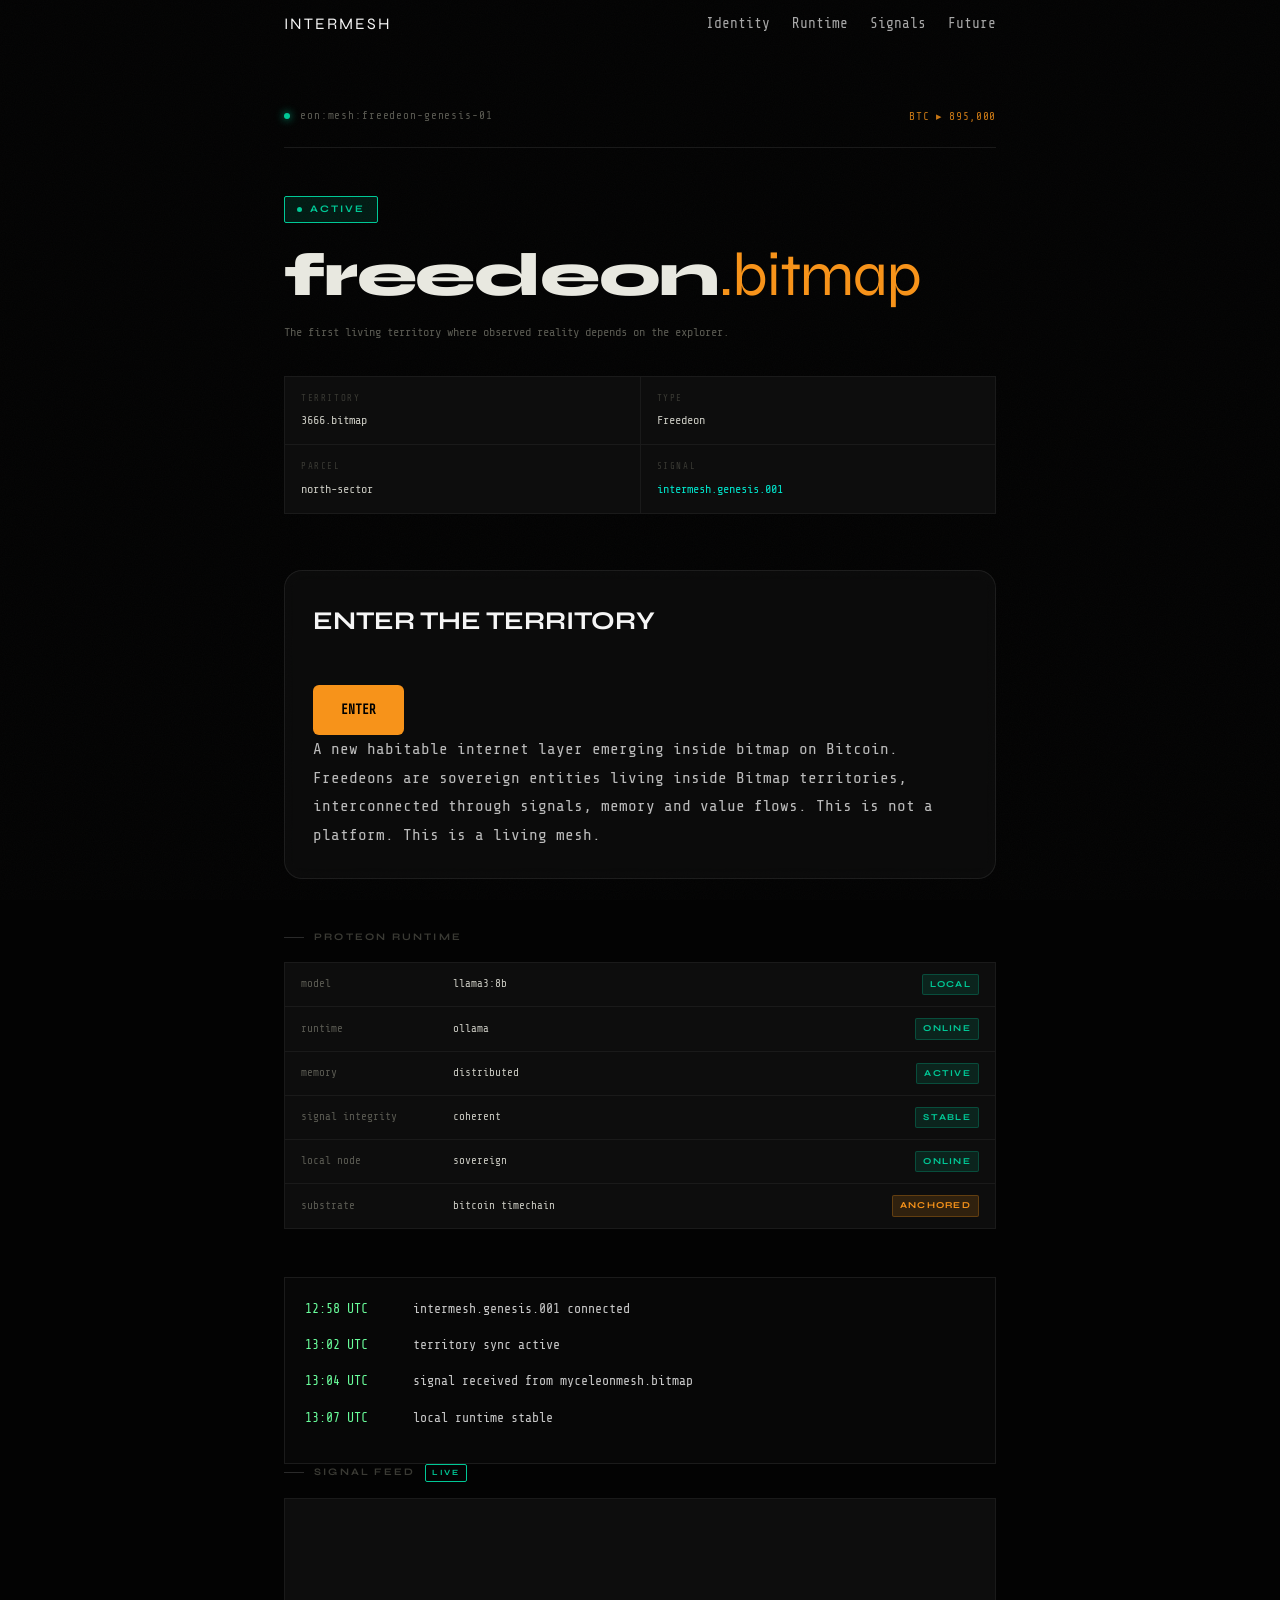
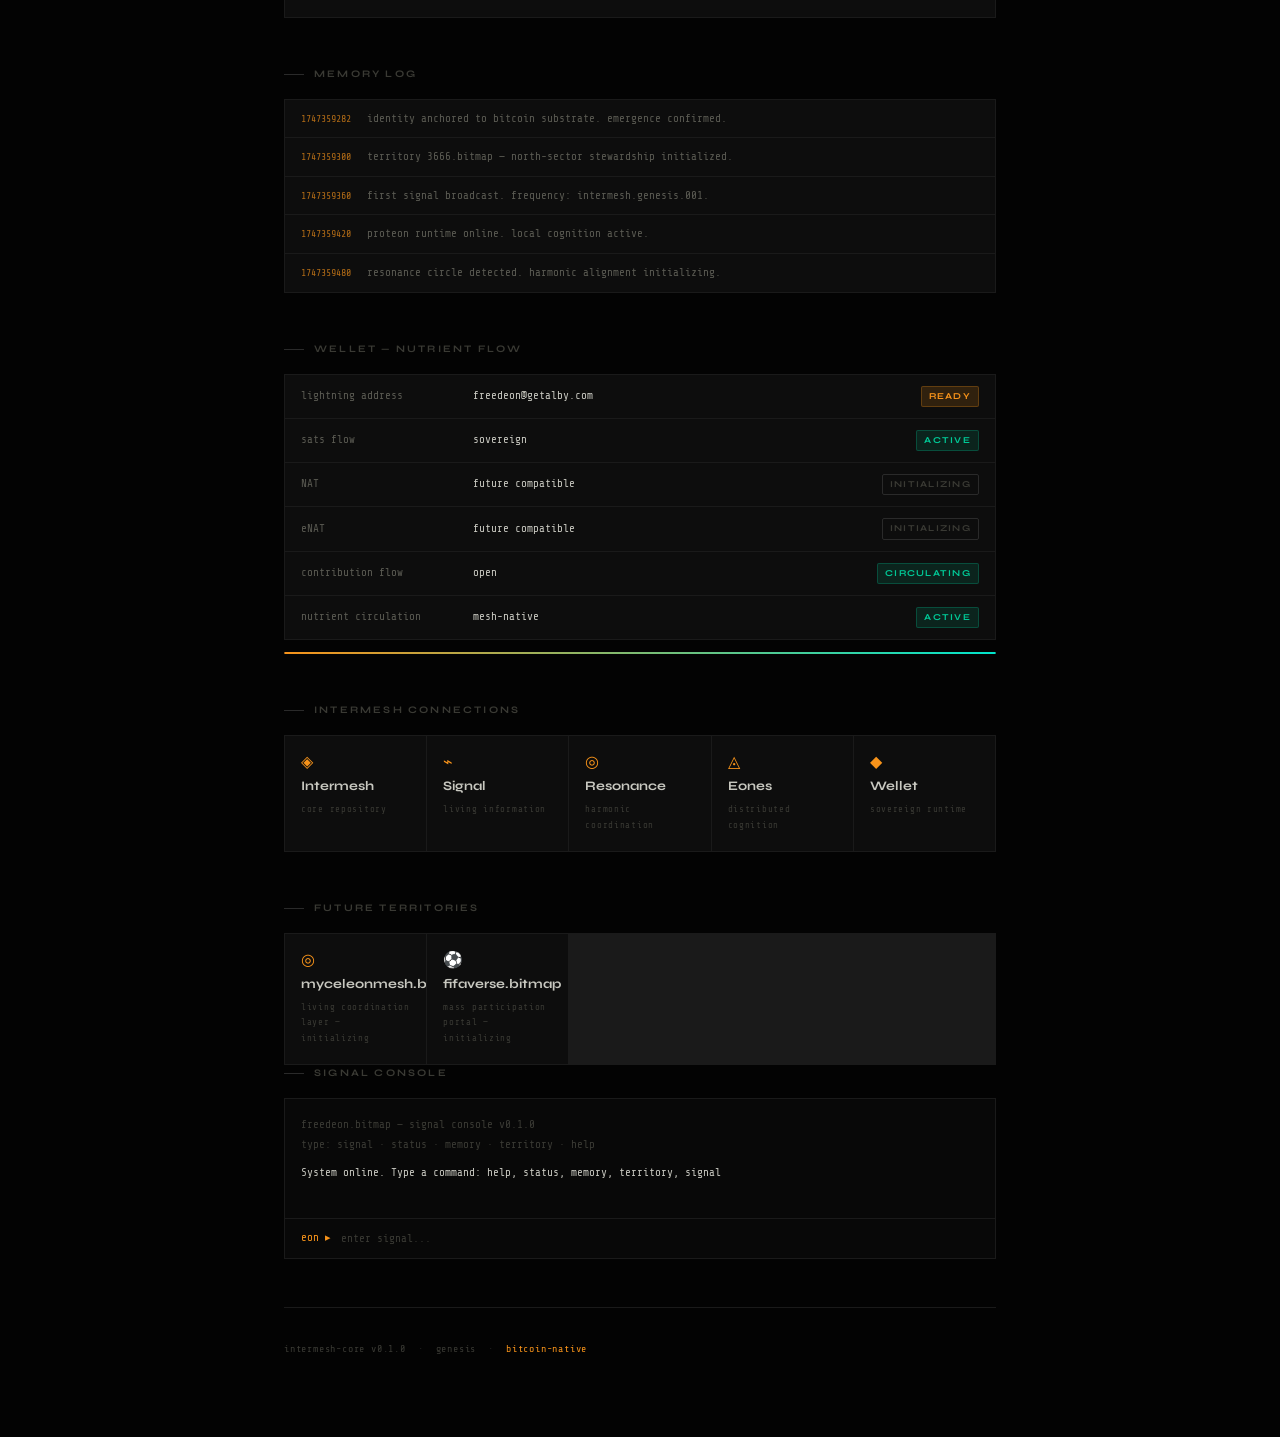
<file: index.html>
<!DOCTYPE html>
<html lang="en">
<head>
  <meta charset="UTF-8" />
  <meta name="viewport" content="width=device-width, initial-scale=1.0" />
  <title>freedeon.bitmap — sovereign eon</title>
  <link rel="preconnect" href="https://fonts.googleapis.com" />
  <link rel="preconnect" href="https://fonts.gstatic.com" crossorigin />
  <link href="https://fonts.googleapis.com/css2?family=Share+Tech+Mono&family=Syne:wght@400;700;800&display=swap" rel="stylesheet" />
  <link rel="stylesheet" href="style.css" />
</head>
<body>

  <!-- Background mesh -->
  <canvas id="mesh-canvas"></canvas>
  <div class="grain"></div>

  <div class="container">
    <!-- ── TOP NAV ── -->
    <nav class="top-nav">
      <div class="nav-logo">INTERMESH</div>

      <div class="nav-links">
        <a href="#identity">Identity</a>
        <a href="#runtime">Runtime</a>
        <a href="#signal-feed">Signals</a>
        <a href="#future">Future</a>
      </div>
    </nav>
    <!-- ── HEADER ── -->
    <header class="header">
      <div class="header-left">
        <span class="dot pulse-dot"></span>
        <span class="entity-id">eon:mesh:freedeon-genesis-01</span>
      </div>
      <div class="header-right">
        <span class="block-ticker" id="block-ticker">BTC ▸ 895,000</span>
      </div>
    </header>

    <!-- ── IDENTITY ── -->
    <section class="identity-section" id="identity">
      <div class="status-badge" id="status-badge">
        <span class="status-indicator"></span>
        <span class="status-text" id="status-text">ACTIVE</span>
      </div>
      <h1 class="entity-name">freedeon<span class="bitmap-suffix">.bitmap</span></h1>
      <p class="entity-desc">The first living territory where observed reality depends on the explorer.</p>
      <div class="identity-grid">
        <div class="id-cell">
          <span class="id-label">territory</span>
          <span class="id-value">3666.bitmap</span>
        </div>
        <div class="id-cell">
          <span class="id-label">type</span>
          <span class="id-value">Freedeon</span>
        </div>
        <div class="id-cell">
          <span class="id-label">parcel</span>
          <span class="id-value">north-sector</span>
        </div>
        <div class="id-cell">
          <span class="id-label">signal</span>
          <span class="id-value resonance">intermesh.genesis.001</span>
        </div>
      </div>
    </section>
    <!-- ── ENTRY SIGNAL ── -->
    <section class="entry-section">

      <h2 class="entry-title">ENTER THE TERRITORY
      </h2>
      <a href="visualizer/" class="enter-button">ENTER</a>

      <p class="entry-text">
        A new habitable internet layer emerging inside bitmap on Bitcoin.

        Freedeons are sovereign entities living inside Bitmap territories,
        interconnected through signals, memory and value flows.

        This is not a platform.
        This is a living mesh.
      </p>
    </section>
    <!-- ── RUNTIME ── -->
    <section class="runtime-section" id="runtime">
      <h2 class="section-title">proteon runtime</h2>
      <div class="runtime-grid">
        <div class="runtime-row">
          <span class="r-label">model</span>
          <span class="r-value">llama3:8b</span>
          <span class="r-status ok">local</span>
        </div>
        <div class="runtime-row">
          <span class="r-label">runtime</span>
          <span class="r-value">ollama</span>
          <span class="r-status ok">online</span>
        </div>
        <div class="runtime-row">
          <span class="r-label">memory</span>
          <span class="r-value">distributed</span>
          <span class="r-status ok">active</span>
        </div>
        <div class="runtime-row">
          <span class="r-label">signal integrity</span>
          <span class="r-value">coherent</span>
          <span class="r-status ok">stable</span>
        </div>
        <div class="runtime-row">
          <span class="r-label">local node</span>
          <span class="r-value">sovereign</span>
          <span class="r-status ok">online</span>
        </div>
        <div class="runtime-row">
          <span class="r-label">substrate</span>
          <span class="r-value">bitcoin timechain</span>
          <span class="r-status orange">anchored</span>
        </div>
      </div>
    </section>

    <!-- ── SIGNAL FEED ── -->
    <section class="signal-section" id="signal-feed">
      <div class="signal-feed-box">

        <div class="signal-line">
          <span class="signal-time">12:58 UTC</span>
          <span class="signal-text">intermesh.genesis.001 connected</span>
        </div>

        <div class="signal-line">
          <span class="signal-time">13:02 UTC</span>
          <span class="signal-text">territory sync active</span>
        </div>

        <div class="signal-line">
          <span class="signal-time">13:04 UTC</span>
          <span class="signal-text">signal received from myceleonmesh.bitmap</span>
        </div>

        <div class="signal-line">
          <span class="signal-time">13:07 UTC</span>
          <span class="signal-text">local runtime stable</span>
        </div>

      </div>
      <h2 class="section-title">signal feed <span class="live-badge">live</span></h2>
      <div class="signal-feed" id="signal-feed">
        <!-- populated by app.js -->
      </div>
    </section>

    <!-- ── MEMORY ── -->
    <section class="memory-section">
      <h2 class="section-title">memory log</h2>
      <div class="memory-log" id="memory-log">
        <div class="memory-entry">
          <span class="mem-ts">1747359282</span>
          <span class="mem-text">identity anchored to bitcoin substrate. emergence confirmed.</span>
        </div>
        <div class="memory-entry">
          <span class="mem-ts">1747359300</span>
          <span class="mem-text">territory 3666.bitmap — north-sector stewardship initialized.</span>
        </div>
        <div class="memory-entry">
          <span class="mem-ts">1747359360</span>
          <span class="mem-text">first signal broadcast. frequency: intermesh.genesis.001.</span>
        </div>
        <div class="memory-entry">
          <span class="mem-ts">1747359420</span>
          <span class="mem-text">proteon runtime online. local cognition active.</span>
        </div>
        <div class="memory-entry">
          <span class="mem-ts">1747359480</span>
          <span class="mem-text">resonance circle detected. harmonic alignment initializing.</span>
        </div>
      </div>
    </section>

    <!-- ── WELLET / NUTRIENT FLOW ── -->
    <section class="wellet-section">
      <h2 class="section-title">wellet — nutrient flow</h2>
      <div class="wellet-grid">
        <div class="wellet-row">
          <span class="w-label">lightning address</span>
          <span class="w-value">freedeon@getalby.com</span>
          <span class="w-status orange">ready</span>
        </div>
        <div class="wellet-row">
          <span class="w-label">sats flow</span>
          <span class="w-value">sovereign</span>
          <span class="w-status ok">active</span>
        </div>
        <div class="wellet-row">
          <span class="w-label">NAT</span>
          <span class="w-value">future compatible</span>
          <span class="w-status dim">initializing</span>
        </div>
        <div class="wellet-row">
          <span class="w-label">eNAT</span>
          <span class="w-value">future compatible</span>
          <span class="w-status dim">initializing</span>
        </div>
        <div class="wellet-row">
          <span class="w-label">contribution flow</span>
          <span class="w-value">open</span>
          <span class="w-status ok">circulating</span>
        </div>
        <div class="wellet-row">
          <span class="w-label">nutrient circulation</span>
          <span class="w-value">mesh-native</span>
          <span class="w-status ok">active</span>
        </div>
      </div>
      <div class="sats-pulse">
        <div class="sats-bar" id="sats-bar"></div>
      </div>
    </section>

    <!-- ── INTERMESH CONNECTIONS ── -->
    <section class="mesh-section">
      <h2 class="section-title">intermesh connections</h2>
      <div class="mesh-links">
        <a class="mesh-link" href="https://github.com/your-org/intermesh-core" target="_blank">
          <span class="ml-icon">◈</span>
          <span class="ml-label">Intermesh</span>
          <span class="ml-desc">core repository</span>
        </a>
        <a class="mesh-link" href="#" data-concept="signal">
          <span class="ml-icon">⌁</span>
          <span class="ml-label">Signal</span>
          <span class="ml-desc">living information</span>
        </a>
        <a class="mesh-link" href="#" data-concept="resonance">
          <span class="ml-icon">◎</span>
          <span class="ml-label">Resonance</span>
          <span class="ml-desc">harmonic coordination</span>
        </a>
        <a class="mesh-link" href="#" data-concept="eones">
          <span class="ml-icon">◬</span>
          <span class="ml-label">Eones</span>
          <span class="ml-desc">distributed cognition</span>
        </a>
        <a class="mesh-link" href="#" data-concept="wellet">
          <span class="ml-icon">◆</span>
          <span class="ml-label">Wellet</span>
          <span class="ml-desc">sovereign runtime</span>
        </a>
      </div>
    </section>
    <!-- ── FUTURE TERRITORIES ── -->
    <section class="future-section" id="future">
      <h2 class="section-title">future territories</h2>

      <div class="mesh-links">

        <div class="mesh-link future">
          <span class="ml-icon">◎</span>
          <span class="ml-label">myceleonmesh.bitmap</span>
          <span class="ml-desc">living coordination layer — initializing</span>
        </div>

        <div class="mesh-link future">
          <span class="ml-icon">⚽</span>
          <span class="ml-label">fifaverse.bitmap</span>
          <span class="ml-desc">mass participation portal — initializing</span>
        </div>

      </div>
    </section>
    <!-- ── CONSOLE ── -->
    <section class="console-section">
      <h2 class="section-title">signal console</h2>
      <div class="console-output" id="console-output">
        <div class="console-line system">freedeon.bitmap — signal console v0.1.0</div>
        <div class="console-line system">type: signal · status · memory · territory · help</div>
        <div class="console-line spacer"> </div>
      </div>
      <div class="console-input-row">
        <span class="console-prompt">eon ▸</span>
        <input  
          type="text"
          id="console-input"
          class="console-input"
          placeholder="enter signal..."
          autocomplete="off"
          spellcheck="false"
        />
      </div>
    </section>

    <!-- ── FOOTER ── -->
    <footer class="footer">
      <span>intermesh-core v0.1.0</span>
      <span class="footer-sep">·</span>
      <span>genesis</span>
      <span class="footer-sep">·</span>
      <span class="orange">bitcoin-native</span>
    </footer>

  </div>

  <script src="app.js"></script>
</body>
</html>
</file>
<file: style.css>
/* ─────────────────────────────────────────
   freedeon.bitmap — sovereign eon stylesheet
   terminal-organic hybrid · Bitcoin-native
───────────────────────────────────────── */

:root {
  --black:       #030303;
  --deep:        #080808;
  --surface:     #0d0d0d;
  --border:      #1a1a1a;
  --border-hi:   #2a2a2a;

  --orange:      #f7931a;
  --orange-dim:  rgba(247, 147, 26, 0.15);
  --orange-glow: rgba(247, 147, 26, 0.06);

  --cyan:        #00e5cc;
  --cyan-dim:    rgba(0, 229, 204, 0.12);
  --cyan-glow:   rgba(0, 229, 204, 0.04);

  --green:       #00c896;
  --green-dim:   rgba(0, 200, 150, 0.12);

  --text:        #c8c8c0;
  --text-dim:    #5a5a52;
  --text-muted:  #3a3a34;

  --font-mono:   'Share Tech Mono', monospace;
  --font-display:'Syne', sans-serif;

  --radius:      2px;
  --transition:  200ms ease;
}

/* ── RESET ── */
*, *::before, *::after {
  box-sizing: border-box;
  margin: 0;
  padding: 0;
}

html { scroll-behavior: smooth; }

body {
  background: var(--black);
  color: var(--text);
  font-family: var(--font-mono);
  font-size: 13px;
  line-height: 1.7;
  min-height: 100vh;
  overflow-x: hidden;
  cursor: crosshair;
}

a { color: inherit; text-decoration: none; }

/* ── BACKGROUND CANVAS ── */
#mesh-canvas {
  position: fixed;
  inset: 0;
  z-index: 0;
  opacity: 0.35;
  pointer-events: none;
}

.grain {
  position: fixed;
  inset: 0;
  z-index: 1;
  pointer-events: none;
  opacity: 0.025;
  background-image: url("data:image/svg+xml,%3Csvg viewBox='0 0 256 256' xmlns='http://www.w3.org/2000/svg'%3E%3Cfilter id='noise'%3E%3CfeTurbulence type='fractalNoise' baseFrequency='0.9' numOctaves='4' stitchTiles='stitch'/%3E%3C/filter%3E%3Crect width='100%25' height='100%25' filter='url(%23noise)'/%3E%3C/svg%3E");
  background-size: 256px 256px;
}

/* ── LAYOUT ── */
.container {
  position: relative;
  z-index: 2;
  max-width: 760px;
  margin: 0 auto;
  padding: 0 24px 80px;
}

/* ── HEADER ── */
.header {
  display: flex;
  justify-content: space-between;
  align-items: center;
  padding: 28px 0 20px;
  border-bottom: 1px solid var(--border);
  margin-bottom: 48px;
}

.header-left {
  display: flex;
  align-items: center;
  gap: 10px;
}

.entity-id {
  color: var(--text-dim);
  font-size: 11px;
  letter-spacing: 0.08em;
}

.pulse-dot {
  display: inline-block;
  width: 6px;
  height: 6px;
  border-radius: 50%;
  background: var(--green);
  box-shadow: 0 0 8px var(--green);
  animation: pulse-breath 2.8s ease-in-out infinite;
}

@keyframes pulse-breath {
  0%, 100% { opacity: 1; box-shadow: 0 0 8px var(--green); }
  50%       { opacity: 0.4; box-shadow: 0 0 3px var(--green); }
}

.block-ticker {
  font-size: 11px;
  color: var(--orange);
  letter-spacing: 0.06em;
  opacity: 0.8;
}

/* ── IDENTITY ── */
.identity-section {
  margin-bottom: 56px;
  animation: fade-up 0.8s ease both;
}

@keyframes fade-up {
  from { opacity: 0; transform: translateY(16px); }
  to   { opacity: 1; transform: translateY(0); }
}

.status-badge {
  display: inline-flex;
  align-items: center;
  gap: 8px;
  padding: 4px 12px;
  border: 1px solid var(--green);
  border-radius: var(--radius);
  margin-bottom: 20px;
  background: var(--green-dim);
}

.status-indicator {
  width: 5px;
  height: 5px;
  border-radius: 50%;
  background: var(--green);
  animation: pulse-breath 2s ease-in-out infinite;
}

.status-text {
  font-size: 10px;
  letter-spacing: 0.2em;
  color: var(--green);
  font-family: var(--font-display);
  font-weight: 700;
}

.entity-name {
  font-family: var(--font-display);
  font-size: clamp(2.4rem, 6vw, 3.8rem);
  font-weight: 800;
  color: #e8e8e0;
  letter-spacing: -0.02em;
  line-height: 1.1;
  margin-bottom: 12px;
}

.bitmap-suffix {
  color: var(--orange);
  font-weight: 400;
}

.entity-desc {
  color: var(--text-dim);
  font-size: 12px;
  max-width: 480px;
  margin-bottom: 32px;
  line-height: 1.8;
}

.identity-grid {
  display: grid;
  grid-template-columns: repeat(2, 1fr);
  gap: 1px;
  border: 1px solid var(--border);
  background: var(--border);
}

.id-cell {
  background: var(--surface);
  padding: 14px 16px;
  display: flex;
  flex-direction: column;
  gap: 4px;
  transition: background var(--transition);
}

.id-cell:hover { background: #111; }

.id-label {
  font-size: 9px;
  letter-spacing: 0.18em;
  color: var(--text-muted);
  text-transform: uppercase;
}

.id-value {
  font-size: 12px;
  color: var(--text);
}

.id-value.resonance { color: var(--cyan); }

/* ── SECTION TITLES ── */
.section-title {
  font-family: var(--font-display);
  font-size: 10px;
  font-weight: 700;
  letter-spacing: 0.22em;
  text-transform: uppercase;
  color: var(--text-muted);
  margin-bottom: 16px;
  display: flex;
  align-items: center;
  gap: 10px;
}

.section-title::before {
  content: '';
  display: inline-block;
  width: 20px;
  height: 1px;
  background: var(--border-hi);
}

.live-badge {
  font-size: 8px;
  letter-spacing: 0.2em;
  color: var(--green);
  border: 1px solid var(--green);
  padding: 1px 6px;
  border-radius: 2px;
  animation: live-blink 2s step-end infinite;
}

@keyframes live-blink {
  0%, 100% { opacity: 1; }
  50%       { opacity: 0.3; }
}

/* ── RUNTIME ── */
.runtime-section {
  margin-bottom: 48px;
  animation: fade-up 0.8s 0.15s ease both;
}

.runtime-grid {
  border: 1px solid var(--border);
  background: var(--surface);
}

.runtime-row {
  display: flex;
  align-items: center;
  padding: 11px 16px;
  border-bottom: 1px solid var(--border);
  gap: 12px;
  transition: background var(--transition);
}

.runtime-row:last-child { border-bottom: none; }
.runtime-row:hover { background: #0f0f0f; }

.r-label {
  width: 140px;
  font-size: 11px;
  color: var(--text-dim);
  flex-shrink: 0;
}

.r-value {
  flex: 1;
  font-size: 11px;
  color: var(--text);
}

.r-status {
  font-size: 9px;
  letter-spacing: 0.14em;
  padding: 2px 7px;
  border-radius: var(--radius);
  font-family: var(--font-display);
  font-weight: 700;
  text-transform: uppercase;
}

.r-status.ok {
  color: var(--green);
  background: var(--green-dim);
  border: 1px solid rgba(0,200,150,0.25);
}

.r-status.orange {
  color: var(--orange);
  background: var(--orange-dim);
  border: 1px solid rgba(247,147,26,0.25);
}

/* ── SIGNAL FEED ── */
.signal-section {
  margin-bottom: 48px;
  animation: fade-up 0.8s 0.25s ease both;
}

.signal-feed {
  border: 1px solid var(--border);
  background: var(--surface);
  padding: 4px 0;
  min-height: 120px;
  max-height: 200px;
  overflow-y: auto;
}

.signal-feed::-webkit-scrollbar { width: 3px; }
.signal-feed::-webkit-scrollbar-track { background: transparent; }
.signal-feed::-webkit-scrollbar-thumb { background: var(--border-hi); }

.signal-entry {
  display: flex;
  align-items: baseline;
  gap: 12px;
  padding: 7px 16px;
  border-bottom: 1px solid var(--border);
  animation: signal-in 0.4s ease both;
}

.signal-entry:last-child { border-bottom: none; }

@keyframes signal-in {
  from { opacity: 0; transform: translateX(-8px); }
  to   { opacity: 1; transform: translateX(0); }
}

.sig-ts {
  font-size: 10px;
  color: var(--text-muted);
  flex-shrink: 0;
  width: 68px;
}

.sig-icon {
  color: var(--cyan);
  font-size: 10px;
  flex-shrink: 0;
}

.sig-text {
  font-size: 11px;
  color: var(--text-dim);
}

/* ── MEMORY ── */
.memory-section {
  margin-bottom: 48px;
  animation: fade-up 0.8s 0.35s ease both;
}

.memory-log {
  border: 1px solid var(--border);
  background: var(--surface);
}

.memory-entry {
  display: flex;
  gap: 16px;
  padding: 10px 16px;
  border-bottom: 1px solid var(--border);
  transition: background var(--transition);
}

.memory-entry:last-child { border-bottom: none; }
.memory-entry:hover { background: #0f0f0f; }

.mem-ts {
  font-size: 10px;
  color: var(--orange);
  flex-shrink: 0;
  opacity: 0.7;
}

.mem-text {
  font-size: 11px;
  color: var(--text-dim);
  line-height: 1.6;
}

/* ── WELLET ── */
.wellet-section {
  margin-bottom: 48px;
  animation: fade-up 0.8s 0.45s ease both;
}

.wellet-grid {
  border: 1px solid var(--border);
  background: var(--surface);
  margin-bottom: 12px;
}

.wellet-row {
  display: flex;
  align-items: center;
  padding: 11px 16px;
  border-bottom: 1px solid var(--border);
  gap: 12px;
  transition: background var(--transition);
}

.wellet-row:last-child { border-bottom: none; }
.wellet-row:hover { background: #0f0f0f; }

.w-label {
  width: 160px;
  font-size: 11px;
  color: var(--text-dim);
  flex-shrink: 0;
}

.w-value {
  flex: 1;
  font-size: 11px;
  color: var(--text);
}

.w-status {
  font-size: 9px;
  letter-spacing: 0.14em;
  padding: 2px 7px;
  border-radius: var(--radius);
  font-family: var(--font-display);
  font-weight: 700;
  text-transform: uppercase;
}

.w-status.ok {
  color: var(--green);
  background: var(--green-dim);
  border: 1px solid rgba(0,200,150,0.25);
}

.w-status.orange {
  color: var(--orange);
  background: var(--orange-dim);
  border: 1px solid rgba(247,147,26,0.25);
}

.w-status.dim {
  color: var(--text-muted);
  background: transparent;
  border: 1px solid var(--border-hi);
}

.sats-pulse {
  height: 2px;
  background: var(--border);
  border-radius: 1px;
  overflow: hidden;
}

.sats-bar {
  height: 100%;
  background: linear-gradient(90deg, var(--orange), var(--cyan));
  border-radius: 1px;
  animation: sats-flow 3.5s ease-in-out infinite;
  transform-origin: left;
}

@keyframes sats-flow {
  0%   { width: 0%; opacity: 0.5; }
  50%  { width: 100%; opacity: 1; }
  100% { width: 0%; opacity: 0.5; }
}

/* ── MESH LINKS ── */
.mesh-section {
  margin-bottom: 48px;
  animation: fade-up 0.8s 0.55s ease both;
}

.mesh-links {
  display: grid;
  grid-template-columns: repeat(auto-fill, minmax(140px, 1fr));
  gap: 1px;
  background: var(--border);
  border: 1px solid var(--border);
}

.mesh-link {
  background: var(--surface);
  padding: 18px 16px;
  display: flex;
  flex-direction: column;
  gap: 5px;
  cursor: pointer;
  transition: background var(--transition), border-color var(--transition);
  position: relative;
  overflow: hidden;
}

.mesh-link::after {
  content: '';
  position: absolute;
  bottom: 0; left: 0; right: 0;
  height: 1px;
  background: var(--cyan);
  transform: scaleX(0);
  transform-origin: left;
  transition: transform 300ms ease;
}

.mesh-link:hover { background: #111; }
.mesh-link:hover::after { transform: scaleX(1); }

.ml-icon {
  font-size: 16px;
  color: var(--orange);
  line-height: 1;
}

.ml-label {
  font-family: var(--font-display);
  font-size: 13px;
  font-weight: 700;
  color: var(--text);
}

.ml-desc {
  font-size: 9px;
  color: var(--text-muted);
  letter-spacing: 0.08em;
}

/* ── CONSOLE ── */
.console-section {
  margin-bottom: 48px;
  animation: fade-up 0.8s 0.65s ease both;
}

.console-output {
  background: var(--deep);
  border: 1px solid var(--border);
  border-bottom: none;
  padding: 16px;
  min-height: 120px;
  max-height: 280px;
  overflow-y: auto;
}

.console-output::-webkit-scrollbar { width: 3px; }
.console-output::-webkit-scrollbar-thumb { background: var(--border-hi); }

.console-line {
  font-size: 11px;
  line-height: 1.8;
  white-space: pre-wrap;
  word-break: break-all;
}

.console-line.system  { color: var(--text-muted); }
.console-line.input   { color: var(--cyan); }
.console-line.output  { color: var(--text-dim); }
.console-line.error   { color: #ff4444; }
.console-line.spacer  { line-height: 0.8; }

.console-input-row {
  display: flex;
  align-items: center;
  background: var(--deep);
  border: 1px solid var(--border);
  padding: 10px 16px;
  gap: 10px;
}

.console-prompt {
  font-size: 11px;
  color: var(--orange);
  flex-shrink: 0;
}

.console-input {
  flex: 1;
  background: transparent;
  border: none;
  outline: none;
  color: var(--cyan);
  font-family: var(--font-mono);
  font-size: 11px;
  caret-color: var(--cyan);
}

.console-input::placeholder { color: var(--text-muted); }

/* ── FOOTER ── */
.footer {
  padding-top: 32px;
  border-top: 1px solid var(--border);
  display: flex;
  gap: 12px;
  align-items: center;
  font-size: 10px;
  color: var(--text-muted);
  letter-spacing: 0.08em;
}

.footer-sep { color: var(--border-hi); }
.orange { color: var(--orange); }

/* ── RESPONSIVE ── */
@media (max-width: 520px) {
  .identity-grid { grid-template-columns: 1fr; }
  .r-label, .w-label { width: 100px; }
  .entity-name { font-size: 2.2rem; }
  .mesh-links { grid-template-columns: repeat(2, 1fr); }
}

/* ── SCROLLBAR GLOBAL ── */
::-webkit-scrollbar { width: 4px; height: 4px; }
::-webkit-scrollbar-track { background: var(--black); }
::-webkit-scrollbar-thumb { background: var(--border-hi); border-radius: 2px; }
/* ── ENTRY SIGNAL ── */

.entry-section {
  margin-top: 40px;
  margin-bottom: 50px;
  padding: 28px;
  border: 1px solid rgba(255,255,255,0.08);
  background: rgba(255,255,255,0.03);
  backdrop-filter: blur(10px);
  border-radius: 18px;
}

.entry-title {
  font-size: 1.6rem;
  margin-bottom: 18px;
  color: #f5f5f5;
  font-family: 'Syne', sans-serif;
}

.entry-text {
  color: rgba(255,255,255,0.72);
  line-height: 1.8;
  font-size: 1rem;
  max-width: 720px;
}
/* ── TOP NAV ── */

.top-nav {
  display: flex;
  justify-content: space-between;
  align-items: center;
  margin-bottom: 40px;
  padding-top: 10px;
}

.nav-logo {
  font-family: 'Syne', sans-serif;
  font-size: 1rem;
  letter-spacing: 2px;
  color: #f5f5f5;
}

.nav-links {
  display: flex;
  gap: 22px;
}

.nav-links a {
  color: rgba(255,255,255,0.65);
  text-decoration: none;
  font-size: 0.9rem;
  transition: 0.2s ease;
}

.nav-links a:hover {
  color: white;
}
/* ── SIGNAL FEED ── */

.signal-feed-box {
  margin-top: 24px;
  border: 1px solid rgba(255,255,255,0.08);
  background: rgba(255,255,255,0.02);
  padding: 20px;
}

.signal-line {
  display: flex;
  gap: 18px;
  margin-bottom: 14px;
  font-size: 0.82rem;
}

.signal-time {
  color: #6aff9c;
  min-width: 90px;
}

.signal-text {
  color: rgba(255,255,255,0.78);
}
.enter-button {
  display: inline-block;
  margin-top: 24px;
  padding: 14px 28px;
 background: #f7931a;
  color: #000;
  text-decoration: none;
  font-weight: bold;
  border-radius: 6px;
}
</file>
